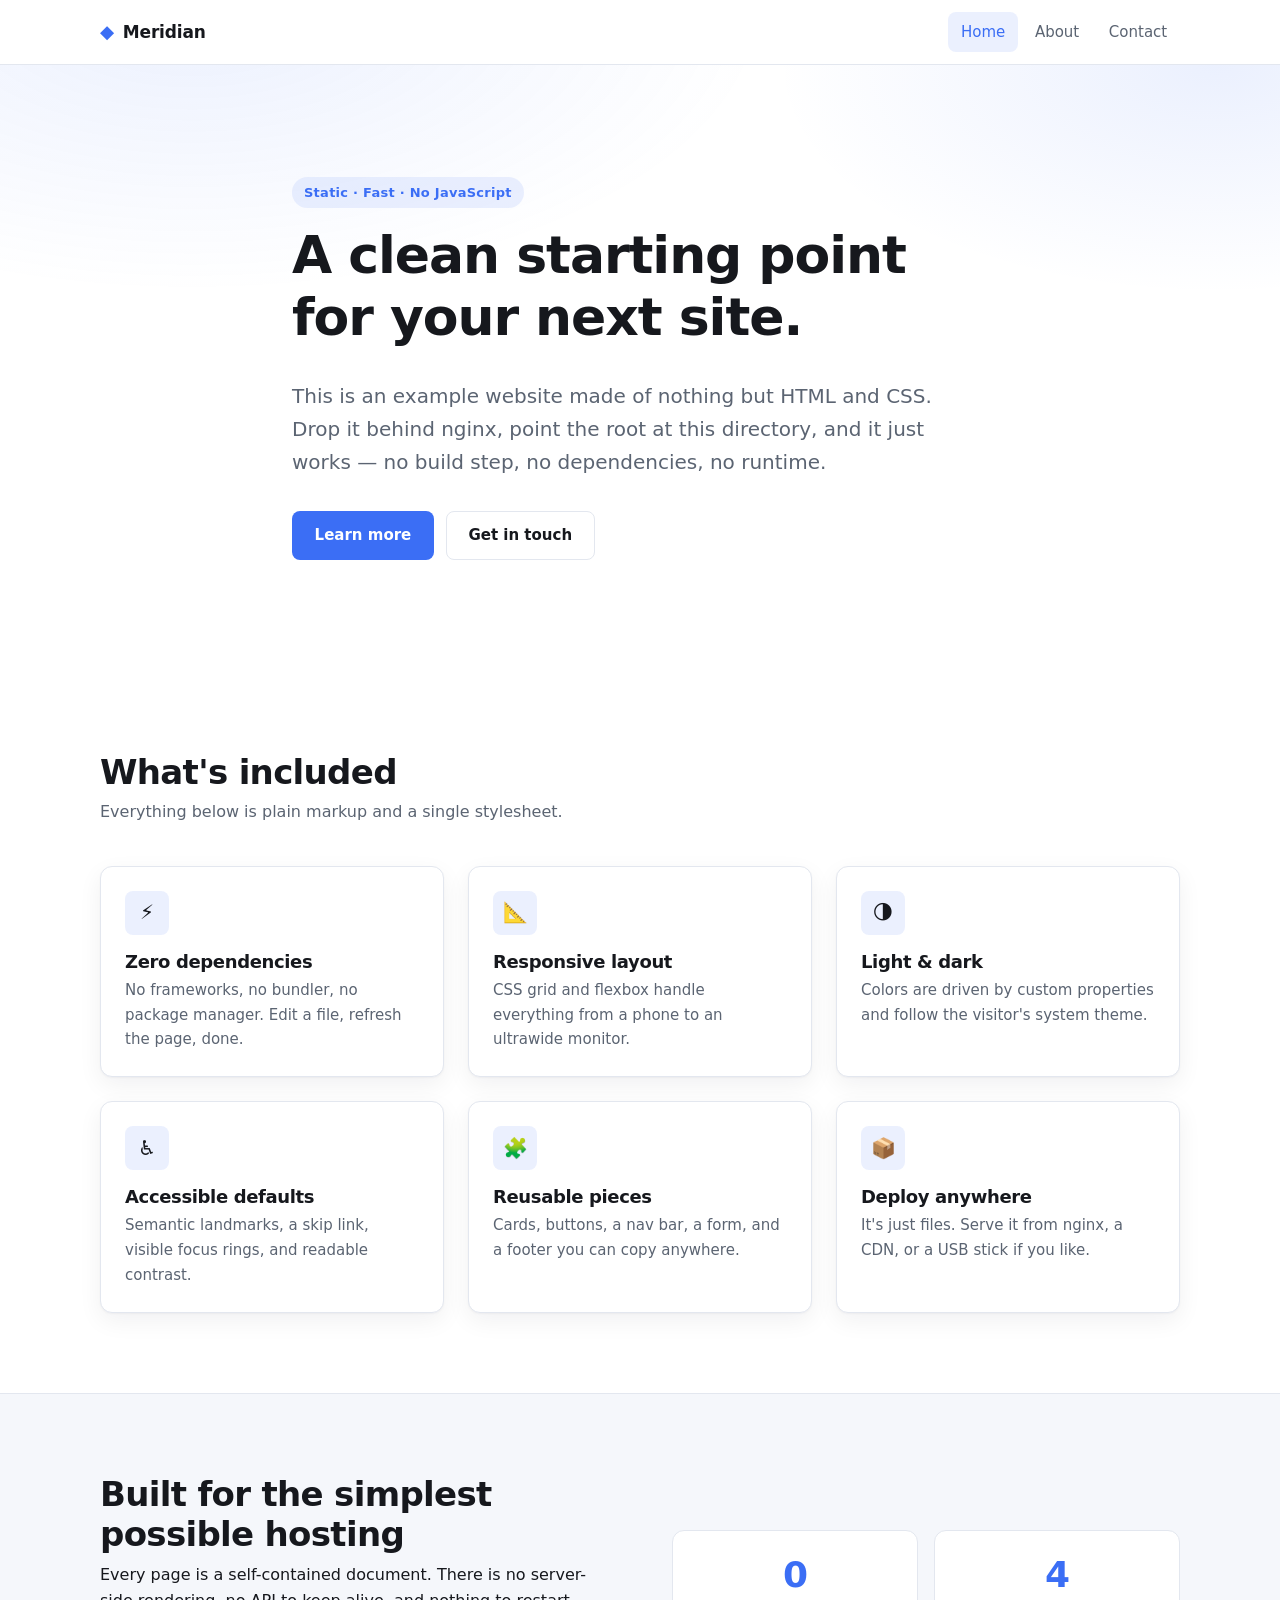
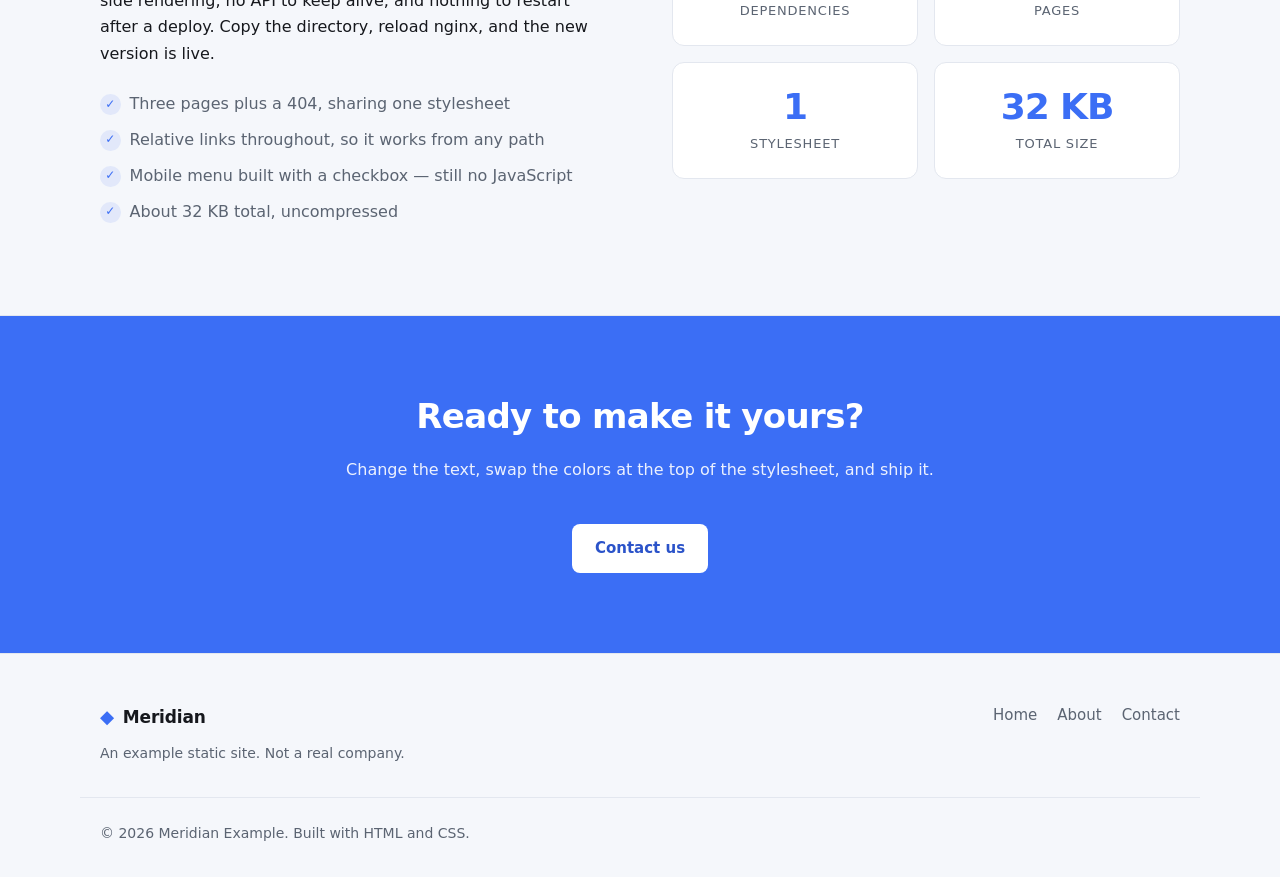
<file: index.html>
<!DOCTYPE html>
<html lang="en">
<head>
  <meta charset="utf-8">
  <meta name="viewport" content="width=device-width, initial-scale=1">
  <title>Meridian — Example Website</title>
  <meta name="description" content="An example static website built with plain HTML and CSS.">
  <link rel="stylesheet" href="css/styles.css">
  <link rel="icon" href="data:image/svg+xml,<svg xmlns='http://www.w3.org/2000/svg' viewBox='0 0 100 100'><text y='.9em' font-size='90'>◆</text></svg>">
</head>
<body>
  <a class="skip-link" href="#main">Skip to content</a>

  <header class="site-header">
    <div class="container header-inner">
      <a class="brand" href="index.html">
        <span class="brand-mark" aria-hidden="true">◆</span>
        <span>Meridian</span>
      </a>
      <input type="checkbox" id="nav-toggle" class="nav-toggle">
      <label for="nav-toggle" class="nav-toggle-label" aria-hidden="true">
        <span></span>
      </label>
      <nav class="site-nav" aria-label="Main">
        <ul>
          <li><a class="active" href="index.html">Home</a></li>
          <li><a href="about.html">About</a></li>
          <li><a href="contact.html">Contact</a></li>
        </ul>
      </nav>
    </div>
  </header>

  <main id="main">
    <section class="hero">
      <div class="container hero-inner">
        <p class="eyebrow">Static · Fast · No JavaScript</p>
        <h1>A clean starting point for your next site.</h1>
        <p class="lede">
          This is an example website made of nothing but HTML and CSS. Drop it behind
          nginx, point the root at this directory, and it just works — no build step,
          no dependencies, no runtime.
        </p>
        <div class="button-row">
          <a class="button button-primary" href="about.html">Learn more</a>
          <a class="button button-ghost" href="contact.html">Get in touch</a>
        </div>
      </div>
    </section>

    <section class="section">
      <div class="container">
        <h2 class="section-title">What's included</h2>
        <p class="section-sub">Everything below is plain markup and a single stylesheet.</p>
        <div class="grid grid-3">
          <article class="card">
            <div class="card-icon" aria-hidden="true">⚡</div>
            <h3>Zero dependencies</h3>
            <p>No frameworks, no bundler, no package manager. Edit a file, refresh the page, done.</p>
          </article>
          <article class="card">
            <div class="card-icon" aria-hidden="true">📐</div>
            <h3>Responsive layout</h3>
            <p>CSS grid and flexbox handle everything from a phone to an ultrawide monitor.</p>
          </article>
          <article class="card">
            <div class="card-icon" aria-hidden="true">🌗</div>
            <h3>Light &amp; dark</h3>
            <p>Colors are driven by custom properties and follow the visitor's system theme.</p>
          </article>
          <article class="card">
            <div class="card-icon" aria-hidden="true">♿</div>
            <h3>Accessible defaults</h3>
            <p>Semantic landmarks, a skip link, visible focus rings, and readable contrast.</p>
          </article>
          <article class="card">
            <div class="card-icon" aria-hidden="true">🧩</div>
            <h3>Reusable pieces</h3>
            <p>Cards, buttons, a nav bar, a form, and a footer you can copy anywhere.</p>
          </article>
          <article class="card">
            <div class="card-icon" aria-hidden="true">📦</div>
            <h3>Deploy anywhere</h3>
            <p>It's just files. Serve it from nginx, a CDN, or a USB stick if you like.</p>
          </article>
        </div>
      </div>
    </section>

    <section class="section section-alt">
      <div class="container">
        <div class="split">
          <div>
            <h2 class="section-title">Built for the simplest possible hosting</h2>
            <p>
              Every page is a self-contained document. There is no server-side rendering,
              no API to keep alive, and nothing to restart after a deploy. Copy the
              directory, reload nginx, and the new version is live.
            </p>
            <ul class="checklist">
              <li>Three pages plus a 404, sharing one stylesheet</li>
              <li>Relative links throughout, so it works from any path</li>
              <li>Mobile menu built with a checkbox — still no JavaScript</li>
              <li>About 32&nbsp;KB total, uncompressed</li>
            </ul>
          </div>
          <div class="stats">
            <div class="stat">
              <span class="stat-value">0</span>
              <span class="stat-label">Dependencies</span>
            </div>
            <div class="stat">
              <span class="stat-value">4</span>
              <span class="stat-label">Pages</span>
            </div>
            <div class="stat">
              <span class="stat-value">1</span>
              <span class="stat-label">Stylesheet</span>
            </div>
            <div class="stat">
              <span class="stat-value">32 KB</span>
              <span class="stat-label">Total size</span>
            </div>
          </div>
        </div>
      </div>
    </section>

    <section class="cta">
      <div class="container cta-inner">
        <h2>Ready to make it yours?</h2>
        <p>Change the text, swap the colors at the top of the stylesheet, and ship it.</p>
        <a class="button button-primary" href="contact.html">Contact us</a>
      </div>
    </section>
  </main>

  <footer class="site-footer">
    <div class="container footer-inner">
      <div>
        <a class="brand" href="index.html">
          <span class="brand-mark" aria-hidden="true">◆</span>
          <span>Meridian</span>
        </a>
        <p class="muted">An example static site. Not a real company.</p>
      </div>
      <nav aria-label="Footer">
        <ul class="footer-links">
          <li><a href="index.html">Home</a></li>
          <li><a href="about.html">About</a></li>
          <li><a href="contact.html">Contact</a></li>
        </ul>
      </nav>
    </div>
    <div class="container">
      <p class="copyright">© 2026 Meridian Example. Built with HTML and CSS.</p>
    </div>
  </footer>
</body>
</html>
</file>
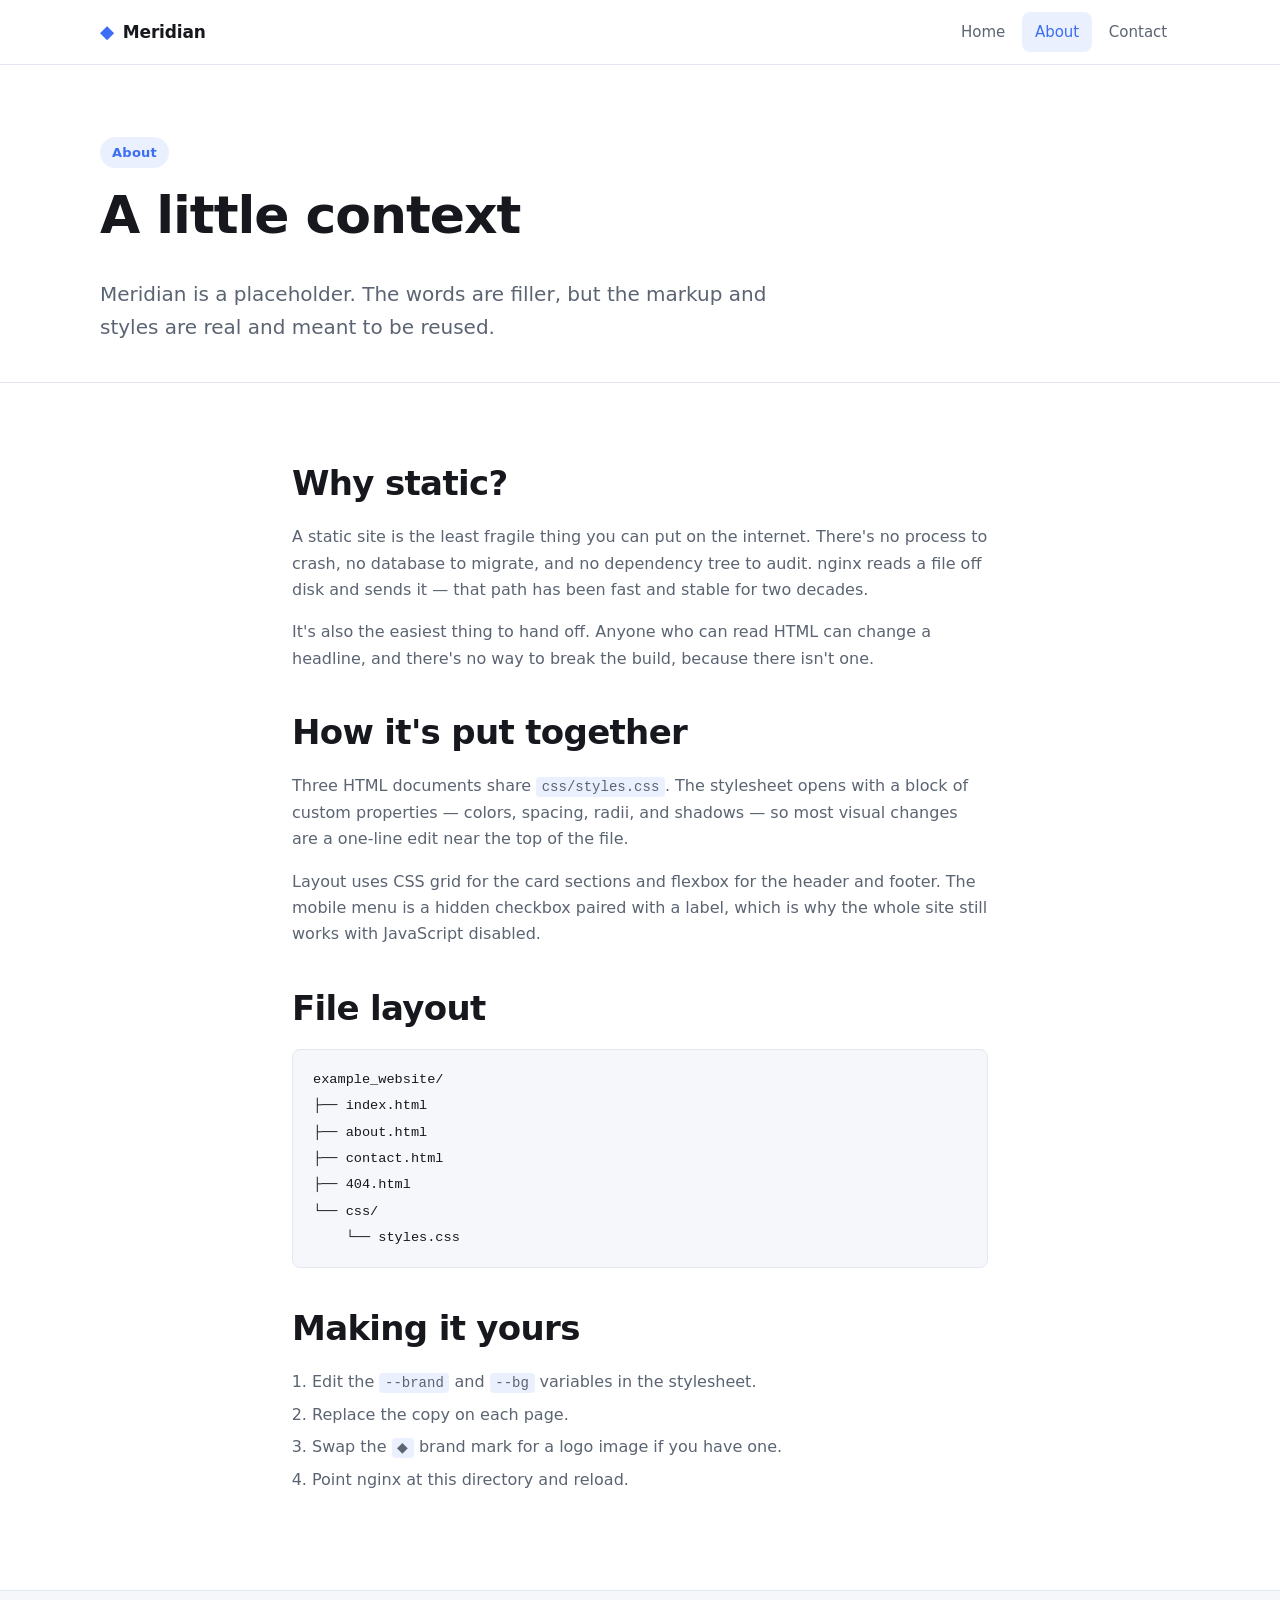
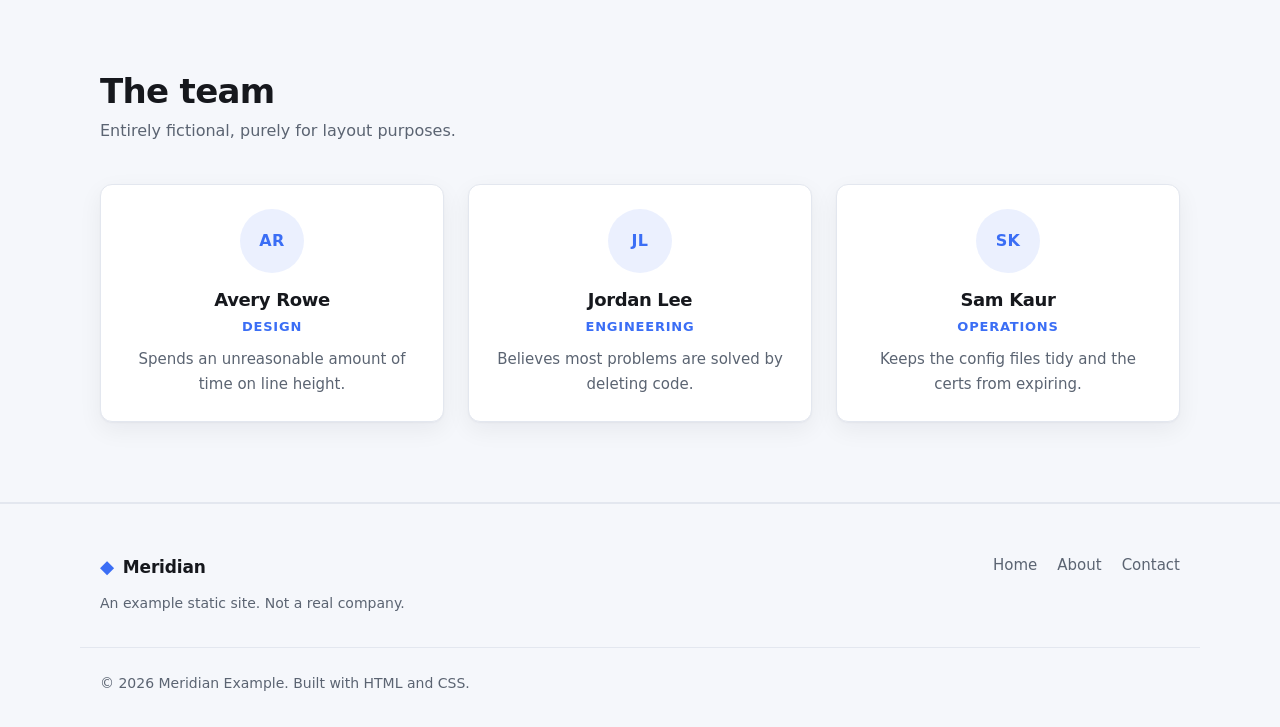
<file: about.html>
<!DOCTYPE html>
<html lang="en">
<head>
  <meta charset="utf-8">
  <meta name="viewport" content="width=device-width, initial-scale=1">
  <title>About — Meridian</title>
  <meta name="description" content="About this example static website.">
  <link rel="stylesheet" href="css/styles.css">
  <link rel="icon" href="data:image/svg+xml,<svg xmlns='http://www.w3.org/2000/svg' viewBox='0 0 100 100'><text y='.9em' font-size='90'>◆</text></svg>">
</head>
<body>
  <a class="skip-link" href="#main">Skip to content</a>

  <header class="site-header">
    <div class="container header-inner">
      <a class="brand" href="index.html">
        <span class="brand-mark" aria-hidden="true">◆</span>
        <span>Meridian</span>
      </a>
      <input type="checkbox" id="nav-toggle" class="nav-toggle">
      <label for="nav-toggle" class="nav-toggle-label" aria-hidden="true">
        <span></span>
      </label>
      <nav class="site-nav" aria-label="Main">
        <ul>
          <li><a href="index.html">Home</a></li>
          <li><a class="active" href="about.html">About</a></li>
          <li><a href="contact.html">Contact</a></li>
        </ul>
      </nav>
    </div>
  </header>

  <main id="main">
    <section class="page-head">
      <div class="container">
        <p class="eyebrow">About</p>
        <h1>A little context</h1>
        <p class="lede">
          Meridian is a placeholder. The words are filler, but the markup and styles
          are real and meant to be reused.
        </p>
      </div>
    </section>

    <section class="section">
      <div class="container prose">
        <h2>Why static?</h2>
        <p>
          A static site is the least fragile thing you can put on the internet. There's
          no process to crash, no database to migrate, and no dependency tree to audit.
          nginx reads a file off disk and sends it — that path has been fast and stable
          for two decades.
        </p>
        <p>
          It's also the easiest thing to hand off. Anyone who can read HTML can change
          a headline, and there's no way to break the build, because there isn't one.
        </p>

        <h2>How it's put together</h2>
        <p>
          Three HTML documents share <code>css/styles.css</code>. The stylesheet opens
          with a block of custom properties — colors, spacing, radii, and shadows — so
          most visual changes are a one-line edit near the top of the file.
        </p>
        <p>
          Layout uses CSS grid for the card sections and flexbox for the header and
          footer. The mobile menu is a hidden checkbox paired with a label, which is
          why the whole site still works with JavaScript disabled.
        </p>

        <h2>File layout</h2>
        <pre><code>example_website/
├── index.html
├── about.html
├── contact.html
├── 404.html
└── css/
    └── styles.css</code></pre>

        <h2>Making it yours</h2>
        <ol>
          <li>Edit the <code>--brand</code> and <code>--bg</code> variables in the stylesheet.</li>
          <li>Replace the copy on each page.</li>
          <li>Swap the <code>◆</code> brand mark for a logo image if you have one.</li>
          <li>Point nginx at this directory and reload.</li>
        </ol>
      </div>
    </section>

    <section class="section section-alt">
      <div class="container">
        <h2 class="section-title">The team</h2>
        <p class="section-sub">Entirely fictional, purely for layout purposes.</p>
        <div class="grid grid-3">
          <article class="card person">
            <div class="avatar" aria-hidden="true">AR</div>
            <h3>Avery Rowe</h3>
            <p class="role">Design</p>
            <p>Spends an unreasonable amount of time on line height.</p>
          </article>
          <article class="card person">
            <div class="avatar" aria-hidden="true">JL</div>
            <h3>Jordan Lee</h3>
            <p class="role">Engineering</p>
            <p>Believes most problems are solved by deleting code.</p>
          </article>
          <article class="card person">
            <div class="avatar" aria-hidden="true">SK</div>
            <h3>Sam Kaur</h3>
            <p class="role">Operations</p>
            <p>Keeps the config files tidy and the certs from expiring.</p>
          </article>
        </div>
      </div>
    </section>
  </main>

  <footer class="site-footer">
    <div class="container footer-inner">
      <div>
        <a class="brand" href="index.html">
          <span class="brand-mark" aria-hidden="true">◆</span>
          <span>Meridian</span>
        </a>
        <p class="muted">An example static site. Not a real company.</p>
      </div>
      <nav aria-label="Footer">
        <ul class="footer-links">
          <li><a href="index.html">Home</a></li>
          <li><a href="about.html">About</a></li>
          <li><a href="contact.html">Contact</a></li>
        </ul>
      </nav>
    </div>
    <div class="container">
      <p class="copyright">© 2026 Meridian Example. Built with HTML and CSS.</p>
    </div>
  </footer>
</body>
</html>
</file>
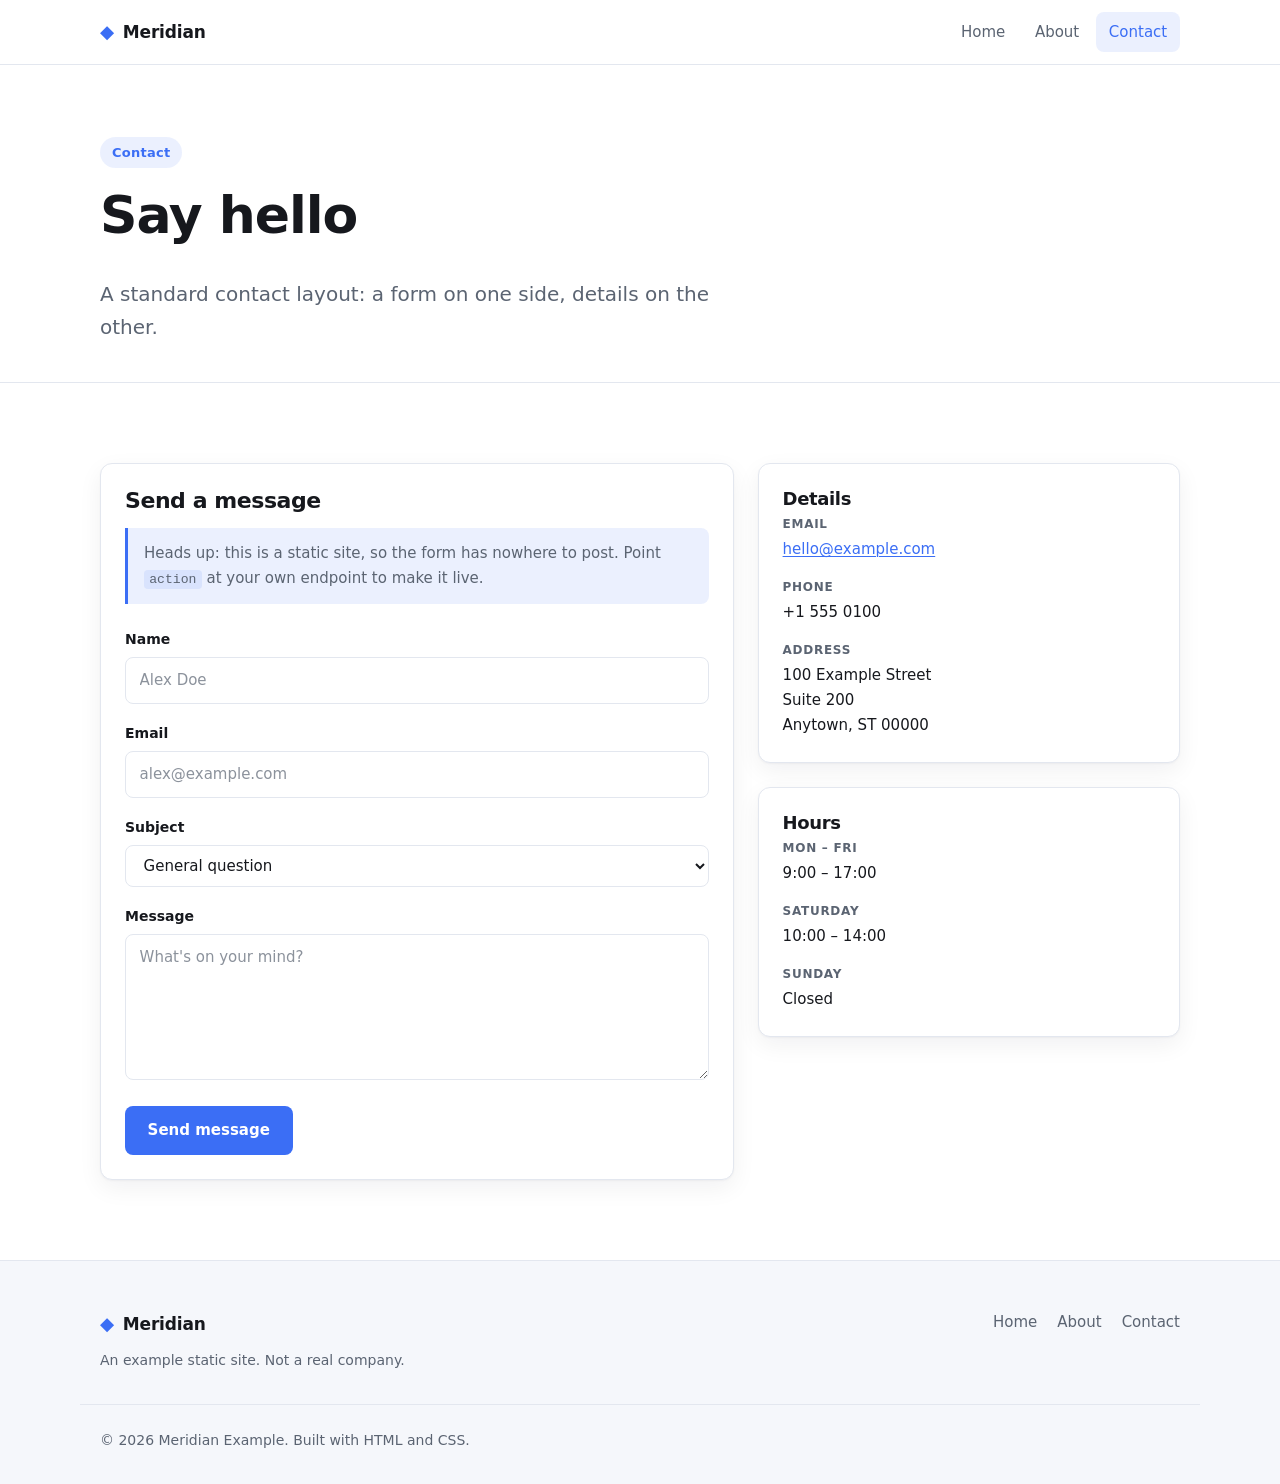
<file: contact.html>
<!DOCTYPE html>
<html lang="en">
<head>
  <meta charset="utf-8">
  <meta name="viewport" content="width=device-width, initial-scale=1">
  <title>Contact — Meridian</title>
  <meta name="description" content="Contact page for this example static website.">
  <link rel="stylesheet" href="css/styles.css">
  <link rel="icon" href="data:image/svg+xml,<svg xmlns='http://www.w3.org/2000/svg' viewBox='0 0 100 100'><text y='.9em' font-size='90'>◆</text></svg>">
</head>
<body>
  <a class="skip-link" href="#main">Skip to content</a>

  <header class="site-header">
    <div class="container header-inner">
      <a class="brand" href="index.html">
        <span class="brand-mark" aria-hidden="true">◆</span>
        <span>Meridian</span>
      </a>
      <input type="checkbox" id="nav-toggle" class="nav-toggle">
      <label for="nav-toggle" class="nav-toggle-label" aria-hidden="true">
        <span></span>
      </label>
      <nav class="site-nav" aria-label="Main">
        <ul>
          <li><a href="index.html">Home</a></li>
          <li><a href="about.html">About</a></li>
          <li><a class="active" href="contact.html">Contact</a></li>
        </ul>
      </nav>
    </div>
  </header>

  <main id="main">
    <section class="page-head">
      <div class="container">
        <p class="eyebrow">Contact</p>
        <h1>Say hello</h1>
        <p class="lede">
          A standard contact layout: a form on one side, details on the other.
        </p>
      </div>
    </section>

    <section class="section">
      <div class="container contact-grid">
        <div class="card form-card">
          <h2>Send a message</h2>
          <p class="note">
            Heads up: this is a static site, so the form has nowhere to post. Point
            <code>action</code> at your own endpoint to make it live.
          </p>
          <form action="#" method="post">
            <div class="field">
              <label for="name">Name</label>
              <input type="text" id="name" name="name" placeholder="Alex Doe" required>
            </div>
            <div class="field">
              <label for="email">Email</label>
              <input type="email" id="email" name="email" placeholder="alex@example.com" required>
            </div>
            <div class="field">
              <label for="subject">Subject</label>
              <select id="subject" name="subject">
                <option>General question</option>
                <option>Working together</option>
                <option>Something's broken</option>
              </select>
            </div>
            <div class="field">
              <label for="message">Message</label>
              <textarea id="message" name="message" rows="5" placeholder="What's on your mind?" required></textarea>
            </div>
            <button class="button button-primary" type="submit">Send message</button>
          </form>
        </div>

        <aside class="contact-aside">
          <div class="card">
            <h3>Details</h3>
            <dl class="detail-list">
              <dt>Email</dt>
              <dd><a href="mailto:hello@example.com">hello@example.com</a></dd>
              <dt>Phone</dt>
              <dd>+1 555 0100</dd>
              <dt>Address</dt>
              <dd>100 Example Street<br>Suite 200<br>Anytown, ST 00000</dd>
            </dl>
          </div>
          <div class="card">
            <h3>Hours</h3>
            <dl class="detail-list">
              <dt>Mon – Fri</dt>
              <dd>9:00 – 17:00</dd>
              <dt>Saturday</dt>
              <dd>10:00 – 14:00</dd>
              <dt>Sunday</dt>
              <dd>Closed</dd>
            </dl>
          </div>
        </aside>
      </div>
    </section>
  </main>

  <footer class="site-footer">
    <div class="container footer-inner">
      <div>
        <a class="brand" href="index.html">
          <span class="brand-mark" aria-hidden="true">◆</span>
          <span>Meridian</span>
        </a>
        <p class="muted">An example static site. Not a real company.</p>
      </div>
      <nav aria-label="Footer">
        <ul class="footer-links">
          <li><a href="index.html">Home</a></li>
          <li><a href="about.html">About</a></li>
          <li><a href="contact.html">Contact</a></li>
        </ul>
      </nav>
    </div>
    <div class="container">
      <p class="copyright">© 2026 Meridian Example. Built with HTML and CSS.</p>
    </div>
  </footer>
</body>
</html>
</file>
<file: css/styles.css>
/* ==========================================================================
   Meridian — example static site
   Everything visual is driven by the custom properties below.
   ========================================================================== */

:root {
  /* Brand */
  --brand:        #3b6ef5;
  --brand-strong: #2b53c9;
  --brand-soft:   rgba(59, 110, 245, 0.10);

  /* Surfaces & text */
  --bg:        #ffffff;
  --bg-alt:    #f5f7fb;
  --surface:   #ffffff;
  --text:      #16181d;
  --text-muted:#5b6472;
  --border:    #e3e7ef;

  /* Shape & depth */
  --radius:    12px;
  --radius-sm: 8px;
  --shadow:    0 1px 2px rgba(16, 24, 40, 0.04), 0 8px 24px rgba(16, 24, 40, 0.06);
  --shadow-lg: 0 2px 4px rgba(16, 24, 40, 0.05), 0 16px 40px rgba(16, 24, 40, 0.10);

  /* Rhythm */
  --gap:       1.5rem;
  --section-y: 5rem;
  --max-width: 1120px;

  --font: system-ui, -apple-system, "Segoe UI", Roboto, "Helvetica Neue", Arial, sans-serif;
  --font-mono: ui-monospace, SFMono-Regular, "SF Mono", Menlo, Consolas, monospace;
}

@media (prefers-color-scheme: dark) {
  :root {
    --brand:        #7d9bff;
    --brand-strong: #9db3ff;
    --brand-soft:   rgba(125, 155, 255, 0.14);

    --bg:        #0e1014;
    --bg-alt:    #14171d;
    --surface:   #171b22;
    --text:      #e9ecf2;
    --text-muted:#9aa4b4;
    --border:    #262c36;

    --shadow:    0 1px 2px rgba(0, 0, 0, 0.4), 0 8px 24px rgba(0, 0, 0, 0.35);
    --shadow-lg: 0 2px 4px rgba(0, 0, 0, 0.45), 0 16px 40px rgba(0, 0, 0, 0.5);
  }
}

/* --------------------------------------------------------------- Base --- */

*, *::before, *::after { box-sizing: border-box; }

html { scroll-behavior: smooth; }

body {
  margin: 0;
  font-family: var(--font);
  font-size: 1rem;
  line-height: 1.65;
  color: var(--text);
  background: var(--bg);
  -webkit-font-smoothing: antialiased;
}

h1, h2, h3 {
  line-height: 1.2;
  letter-spacing: -0.02em;
  margin: 0 0 0.6em;
  font-weight: 650;
}

h1 { font-size: clamp(2rem, 5vw, 3.25rem); }
h2 { font-size: clamp(1.5rem, 3vw, 2.125rem); }
h3 { font-size: 1.125rem; }

p { margin: 0 0 1rem; }
p:last-child { margin-bottom: 0; }

a { color: var(--brand); text-decoration-thickness: 1px; text-underline-offset: 2px; }
a:hover { color: var(--brand-strong); }

img { max-width: 100%; height: auto; display: block; }

code {
  font-family: var(--font-mono);
  font-size: 0.875em;
  background: var(--brand-soft);
  color: inherit;
  padding: 0.15em 0.4em;
  border-radius: 4px;
}

pre {
  background: var(--bg-alt);
  border: 1px solid var(--border);
  border-radius: var(--radius-sm);
  padding: 1rem 1.25rem;
  overflow-x: auto;
}
pre code { background: none; padding: 0; font-size: 0.85rem; line-height: 1.6; }

:focus-visible {
  outline: 3px solid var(--brand);
  outline-offset: 2px;
  border-radius: 4px;
}

.container {
  width: 100%;
  max-width: var(--max-width);
  margin-inline: auto;
  padding-inline: 1.25rem;
}

.muted { color: var(--text-muted); }

.skip-link {
  position: absolute;
  left: -9999px;
  top: 0;
  background: var(--brand);
  color: #fff;
  padding: 0.75rem 1rem;
  z-index: 100;
  border-radius: 0 0 var(--radius-sm) 0;
}
.skip-link:focus { left: 0; color: #fff; }

/* ------------------------------------------------------------- Header --- */

.site-header {
  position: sticky;
  top: 0;
  z-index: 50;
  background: color-mix(in srgb, var(--bg) 88%, transparent);
  backdrop-filter: blur(10px);
  border-bottom: 1px solid var(--border);
}

.header-inner {
  display: flex;
  align-items: center;
  justify-content: space-between;
  gap: 1rem;
  min-height: 64px;
  flex-wrap: wrap;
}

.brand {
  display: inline-flex;
  align-items: center;
  gap: 0.55rem;
  font-weight: 700;
  font-size: 1.0625rem;
  letter-spacing: -0.01em;
  color: var(--text);
  text-decoration: none;
}
.brand-mark { color: var(--brand); font-size: 1.15rem; }

.site-nav ul {
  display: flex;
  align-items: center;
  gap: 0.25rem;
  list-style: none;
  margin: 0;
  padding: 0;
}

.site-nav a {
  display: block;
  padding: 0.45rem 0.8rem;
  border-radius: var(--radius-sm);
  color: var(--text-muted);
  font-size: 0.9375rem;
  font-weight: 500;
  text-decoration: none;
}
.site-nav a:hover { color: var(--text); background: var(--bg-alt); }
.site-nav a.active { color: var(--brand); background: var(--brand-soft); }

/* Checkbox-driven mobile menu — no JavaScript involved. */
.nav-toggle { position: absolute; opacity: 0; pointer-events: none; }
.nav-toggle-label { display: none; }

/* ------------------------------------------------------------ Buttons --- */

.button {
  display: inline-flex;
  align-items: center;
  justify-content: center;
  gap: 0.5rem;
  padding: 0.7rem 1.35rem;
  border: 1px solid transparent;
  border-radius: var(--radius-sm);
  font: inherit;
  font-size: 0.9375rem;
  font-weight: 600;
  text-decoration: none;
  cursor: pointer;
  transition: transform 0.12s ease, background-color 0.15s ease, border-color 0.15s ease;
}
.button:hover { transform: translateY(-1px); }
.button:active { transform: translateY(0); }

.button-primary { background: var(--brand); color: #fff; }
.button-primary:hover { background: var(--brand-strong); color: #fff; }

.button-ghost {
  background: transparent;
  color: var(--text);
  border-color: var(--border);
}
.button-ghost:hover { background: var(--bg-alt); color: var(--text); }

.button-row {
  display: flex;
  flex-wrap: wrap;
  gap: 0.75rem;
  margin-top: 2rem;
}

/* --------------------------------------------------------------- Hero --- */

.hero {
  padding: clamp(3.5rem, 9vw, 7rem) 0;
  background:
    radial-gradient(60rem 30rem at 15% -10%, var(--brand-soft), transparent 60%),
    radial-gradient(50rem 26rem at 95% 0%, var(--brand-soft), transparent 55%);
}

.hero-inner { max-width: 46rem; }

.eyebrow {
  display: inline-block;
  margin-bottom: 1rem;
  padding: 0.3rem 0.75rem;
  border-radius: 999px;
  background: var(--brand-soft);
  color: var(--brand);
  font-size: 0.8125rem;
  font-weight: 600;
  letter-spacing: 0.02em;
}

.lede {
  font-size: clamp(1.0625rem, 2vw, 1.25rem);
  color: var(--text-muted);
  max-width: 42rem;
}

/* ----------------------------------------------------------- Sections --- */

.section { padding: var(--section-y) 0; }
.section-alt { background: var(--bg-alt); border-block: 1px solid var(--border); }

.section-title { margin-bottom: 0.4rem; }
.section-sub { color: var(--text-muted); margin-bottom: 2.5rem; }

.page-head {
  padding: clamp(2.5rem, 6vw, 4.5rem) 0 clamp(1.5rem, 3vw, 2.5rem);
  border-bottom: 1px solid var(--border);
}

/* -------------------------------------------------------------- Grids --- */

.grid { display: grid; gap: var(--gap); }
.grid-3 { grid-template-columns: repeat(auto-fit, minmax(min(100%, 17rem), 1fr)); }

.card {
  background: var(--surface);
  border: 1px solid var(--border);
  border-radius: var(--radius);
  padding: 1.5rem;
  box-shadow: var(--shadow);
  transition: transform 0.15s ease, box-shadow 0.15s ease;
}
.section-alt .card { background: var(--bg); }

.grid .card:hover {
  transform: translateY(-3px);
  box-shadow: var(--shadow-lg);
}

.card h3 { margin-bottom: 0.35rem; }
.card p { color: var(--text-muted); font-size: 0.9375rem; }

.card-icon {
  display: grid;
  place-items: center;
  width: 2.75rem;
  height: 2.75rem;
  margin-bottom: 1rem;
  border-radius: var(--radius-sm);
  background: var(--brand-soft);
  font-size: 1.25rem;
}

/* ---------------------------------------------------- Split & metrics --- */

.split {
  display: grid;
  gap: clamp(2rem, 5vw, 4rem);
  grid-template-columns: repeat(auto-fit, minmax(min(100%, 22rem), 1fr));
  align-items: center;
}

.checklist {
  list-style: none;
  margin: 1.5rem 0 0;
  padding: 0;
}
.checklist li {
  position: relative;
  padding-left: 1.85rem;
  margin-bottom: 0.6rem;
  color: var(--text-muted);
}
.checklist li::before {
  content: "✓";
  position: absolute;
  left: 0;
  top: 0;
  display: grid;
  place-items: center;
  width: 1.3rem;
  height: 1.3rem;
  margin-top: 0.18rem;
  border-radius: 50%;
  background: var(--brand-soft);
  color: var(--brand);
  font-size: 0.75rem;
  font-weight: 700;
}

.stats {
  display: grid;
  grid-template-columns: repeat(2, 1fr);
  gap: 1rem;
}

.stat {
  background: var(--bg);
  border: 1px solid var(--border);
  border-radius: var(--radius);
  padding: 1.5rem 1.25rem;
  text-align: center;
}

.stat-value {
  display: block;
  font-size: clamp(1.75rem, 4vw, 2.25rem);
  font-weight: 700;
  letter-spacing: -0.03em;
  color: var(--brand);
  line-height: 1.1;
}
.stat-label {
  display: block;
  margin-top: 0.35rem;
  font-size: 0.8125rem;
  color: var(--text-muted);
  text-transform: uppercase;
  letter-spacing: 0.06em;
}

/* ---------------------------------------------------------------- CTA --- */

.cta {
  padding: var(--section-y) 0;
  background: var(--brand);
}
.cta-inner { text-align: center; max-width: 40rem; margin-inline: auto; }
.cta h2, .cta p { color: #fff; }
.cta p { opacity: 0.9; }
.cta .button-row { justify-content: center; }
.cta .button-primary { background: #fff; color: var(--brand-strong); }
.cta .button-primary:hover { background: #fff; opacity: 0.92; }
.cta .button { margin-top: 1.5rem; }
.cta :focus-visible { outline-color: #fff; }

/* -------------------------------------------------------------- Prose --- */

.prose { max-width: 46rem; }
.prose h2 { margin-top: 2.5rem; }
.prose h2:first-child { margin-top: 0; }
.prose p, .prose li { color: var(--text-muted); }
.prose ol { padding-left: 1.25rem; }
.prose li { margin-bottom: 0.4rem; }

/* --------------------------------------------------------------- Team --- */

.person { text-align: center; }
.person .role {
  color: var(--brand);
  font-size: 0.8125rem;
  font-weight: 600;
  text-transform: uppercase;
  letter-spacing: 0.06em;
  margin-bottom: 0.6rem;
}

.avatar {
  display: grid;
  place-items: center;
  width: 4rem;
  height: 4rem;
  margin: 0 auto 1rem;
  border-radius: 50%;
  background: var(--brand-soft);
  color: var(--brand);
  font-weight: 700;
  letter-spacing: 0.02em;
}

/* ------------------------------------------------------------ Contact --- */

.contact-grid {
  display: grid;
  gap: var(--gap);
  grid-template-columns: minmax(0, 1.5fr) minmax(0, 1fr);
  align-items: start;
}

.form-card h2 { font-size: 1.375rem; }

.note {
  padding: 0.85rem 1rem;
  margin-bottom: 1.5rem;
  border-left: 3px solid var(--brand);
  border-radius: 0 var(--radius-sm) var(--radius-sm) 0;
  background: var(--brand-soft);
  font-size: 0.875rem;
  color: var(--text-muted);
}

.field { margin-bottom: 1.1rem; }
.field label {
  display: block;
  margin-bottom: 0.35rem;
  font-size: 0.875rem;
  font-weight: 600;
}

input, select, textarea {
  width: 100%;
  padding: 0.65rem 0.85rem;
  font: inherit;
  font-size: 0.9375rem;
  color: var(--text);
  background: var(--bg);
  border: 1px solid var(--border);
  border-radius: var(--radius-sm);
  transition: border-color 0.15s ease, box-shadow 0.15s ease;
}
textarea { resize: vertical; min-height: 8rem; }

input::placeholder, textarea::placeholder { color: var(--text-muted); opacity: 0.7; }

input:focus, select:focus, textarea:focus {
  outline: none;
  border-color: var(--brand);
  box-shadow: 0 0 0 3px var(--brand-soft);
}

.contact-aside { display: grid; gap: var(--gap); }

.detail-list { margin: 0; }
.detail-list dt {
  font-size: 0.75rem;
  font-weight: 700;
  text-transform: uppercase;
  letter-spacing: 0.06em;
  color: var(--text-muted);
  margin-top: 1rem;
}
.detail-list dt:first-of-type { margin-top: 0; }
.detail-list dd { margin: 0.15rem 0 0; font-size: 0.9375rem; }

/* ----------------------------------------------------------- 404 page --- */

.error-page {
  padding: clamp(4rem, 12vw, 8rem) 0;
  text-align: center;
}
.error-page .lede { margin-inline: auto; }
.error-page .button-row { justify-content: center; }

.error-code {
  font-size: clamp(4rem, 15vw, 7rem);
  font-weight: 800;
  line-height: 1;
  letter-spacing: -0.05em;
  color: var(--brand);
  margin: 0 0 0.5rem;
}

/* ------------------------------------------------------------- Footer --- */

.site-footer {
  padding: 3rem 0 2rem;
  background: var(--bg-alt);
  border-top: 1px solid var(--border);
}

.footer-inner {
  display: flex;
  flex-wrap: wrap;
  gap: 1.5rem;
  justify-content: space-between;
  align-items: flex-start;
  padding-bottom: 2rem;
  margin-bottom: 1.5rem;
  border-bottom: 1px solid var(--border);
}
.footer-inner .muted { margin-top: 0.6rem; font-size: 0.875rem; }

.footer-links {
  display: flex;
  flex-wrap: wrap;
  gap: 1.25rem;
  list-style: none;
  margin: 0;
  padding: 0;
}
.footer-links a {
  color: var(--text-muted);
  font-size: 0.9375rem;
  text-decoration: none;
}
.footer-links a:hover { color: var(--brand); }

.copyright { font-size: 0.875rem; color: var(--text-muted); }

/* --------------------------------------------------------- Responsive --- */

@media (max-width: 800px) {
  .contact-grid { grid-template-columns: 1fr; }
}

@media (max-width: 640px) {
  :root { --section-y: 3.5rem; }

  .nav-toggle-label {
    display: block;
    width: 2.5rem;
    height: 2.5rem;
    position: relative;
    cursor: pointer;
    border: 1px solid var(--border);
    border-radius: var(--radius-sm);
  }
  /* Three bars drawn from one span plus its two pseudo-elements. */
  .nav-toggle-label span,
  .nav-toggle-label span::before,
  .nav-toggle-label span::after {
    position: absolute;
    display: block;
    width: 1.1rem;
    height: 2px;
    background: var(--text);
    border-radius: 2px;
    transition: transform 0.2s ease, opacity 0.2s ease;
  }
  .nav-toggle-label span { top: 50%; left: 50%; transform: translate(-50%, -50%); }
  .nav-toggle-label span::before { content: ""; top: -6px; left: 0; }
  .nav-toggle-label span::after  { content: ""; top:  6px; left: 0; }

  .nav-toggle:checked ~ .nav-toggle-label span { background: transparent; }
  .nav-toggle:checked ~ .nav-toggle-label span::before { transform: translateY(6px) rotate(45deg); }
  .nav-toggle:checked ~ .nav-toggle-label span::after  { transform: translateY(-6px) rotate(-45deg); }

  .nav-toggle:focus-visible ~ .nav-toggle-label {
    outline: 3px solid var(--brand);
    outline-offset: 2px;
  }

  .site-nav {
    display: none;
    flex-basis: 100%;
  }
  .nav-toggle:checked ~ .site-nav { display: block; }

  .site-nav ul {
    flex-direction: column;
    align-items: stretch;
    gap: 0.125rem;
    padding-bottom: 0.75rem;
  }
  .site-nav a { padding: 0.6rem 0.8rem; }

  .stats { grid-template-columns: 1fr 1fr; }
  .footer-inner { flex-direction: column; }
}

@media (prefers-reduced-motion: reduce) {
  html { scroll-behavior: auto; }
  *, *::before, *::after {
    animation-duration: 0.01ms !important;
    transition-duration: 0.01ms !important;
  }
  .button:hover, .grid .card:hover { transform: none; }
}
</file>
